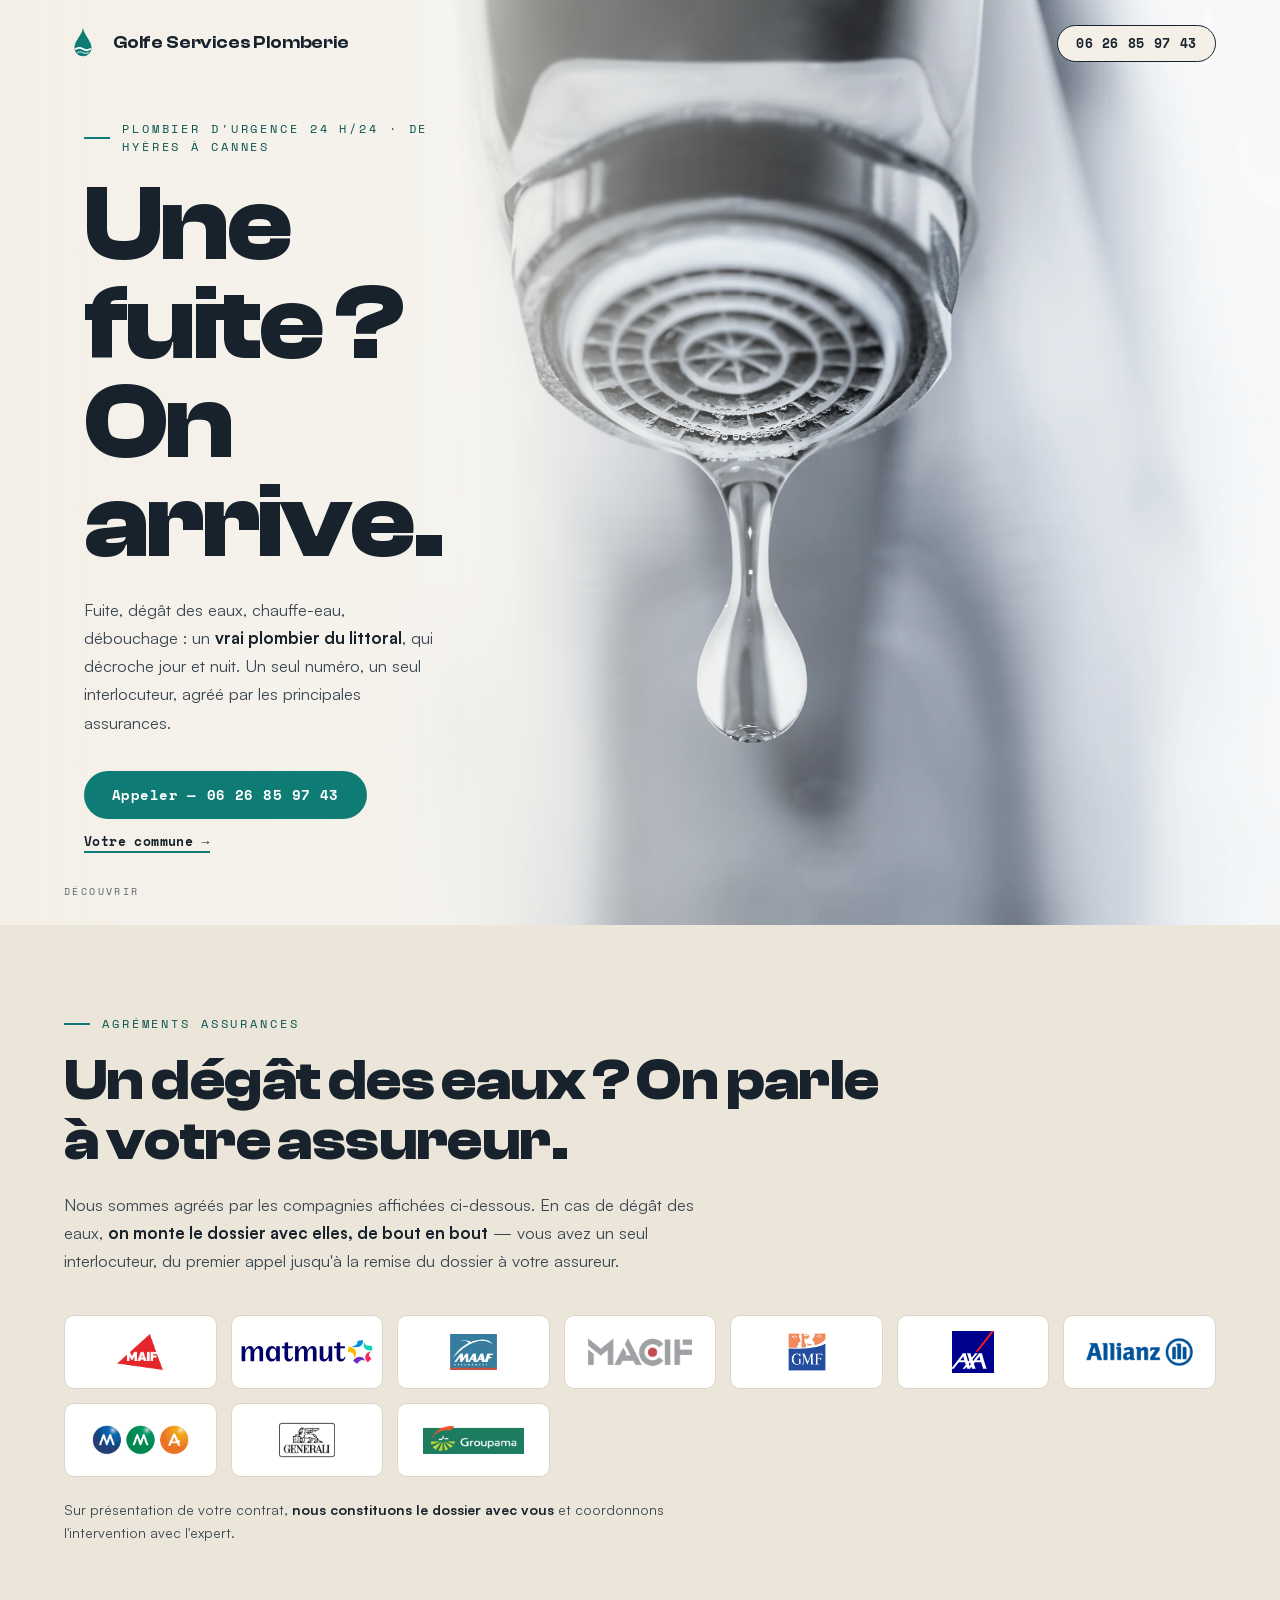
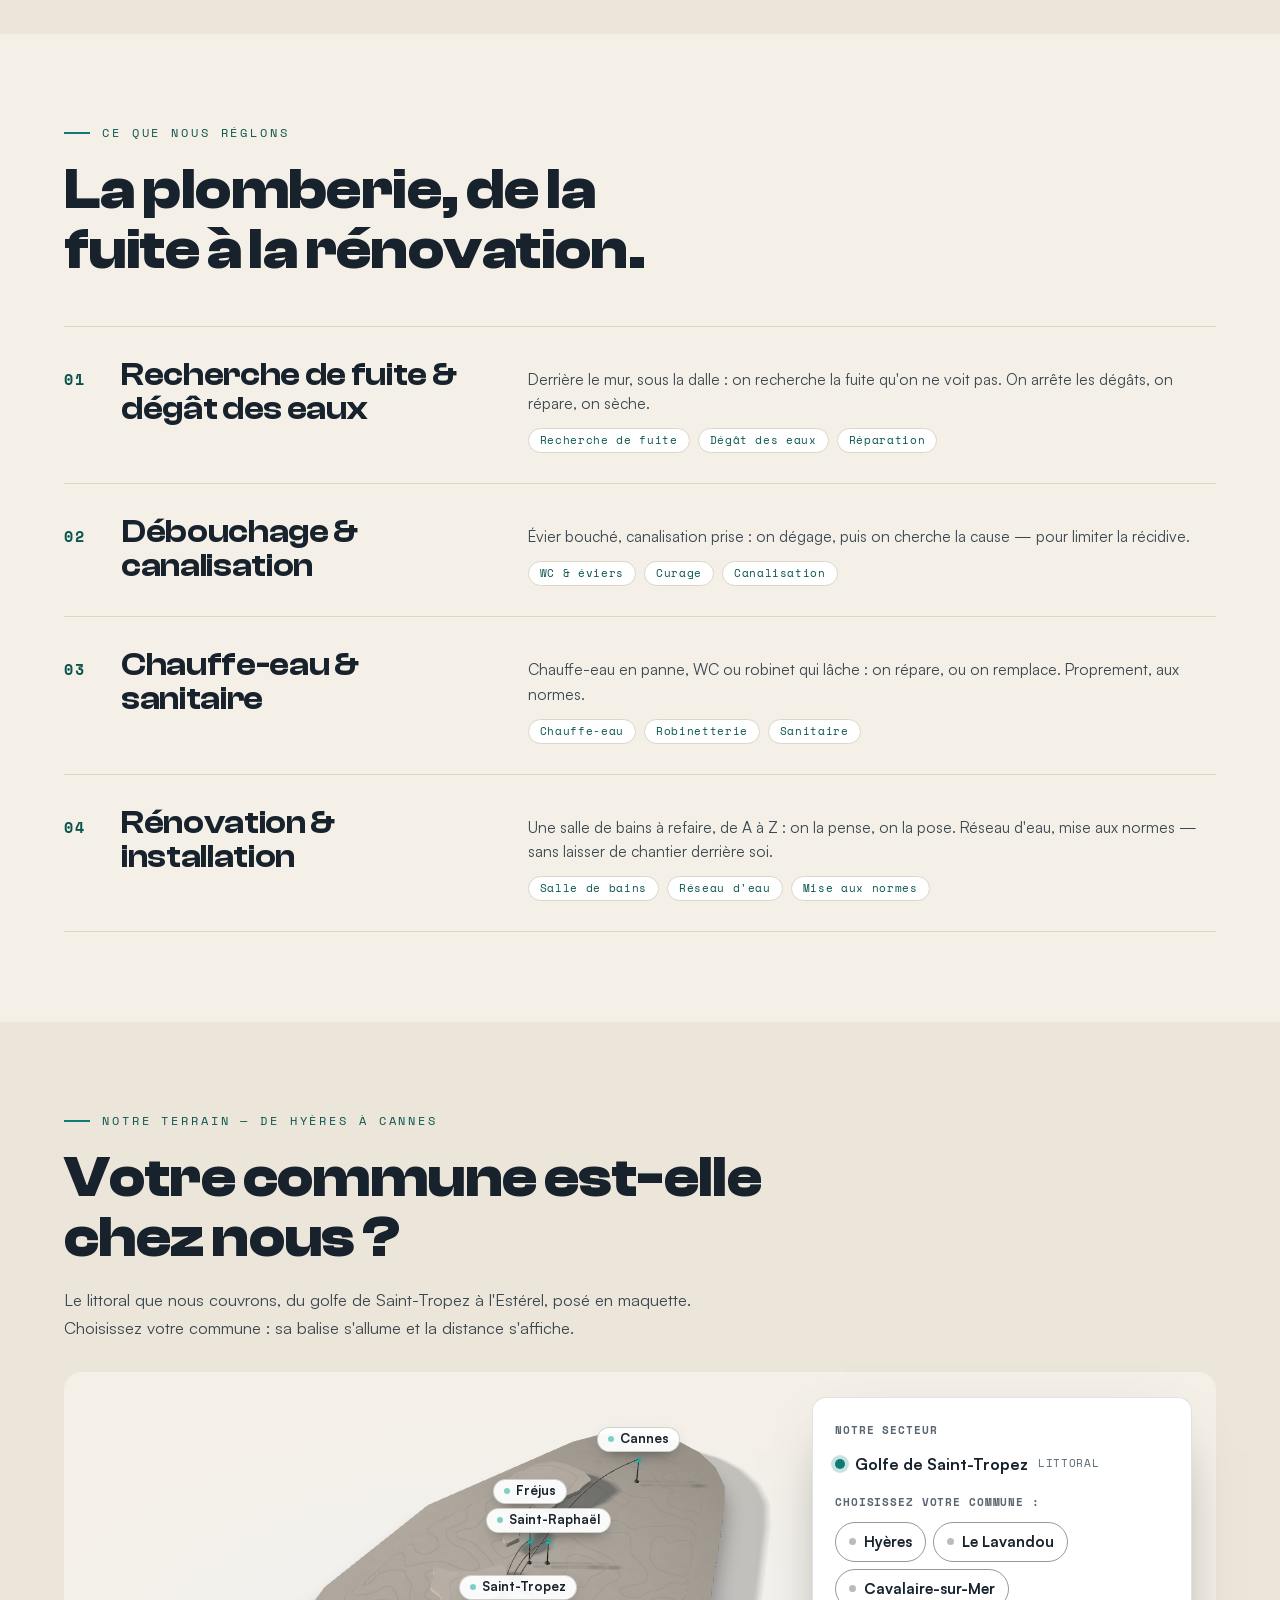
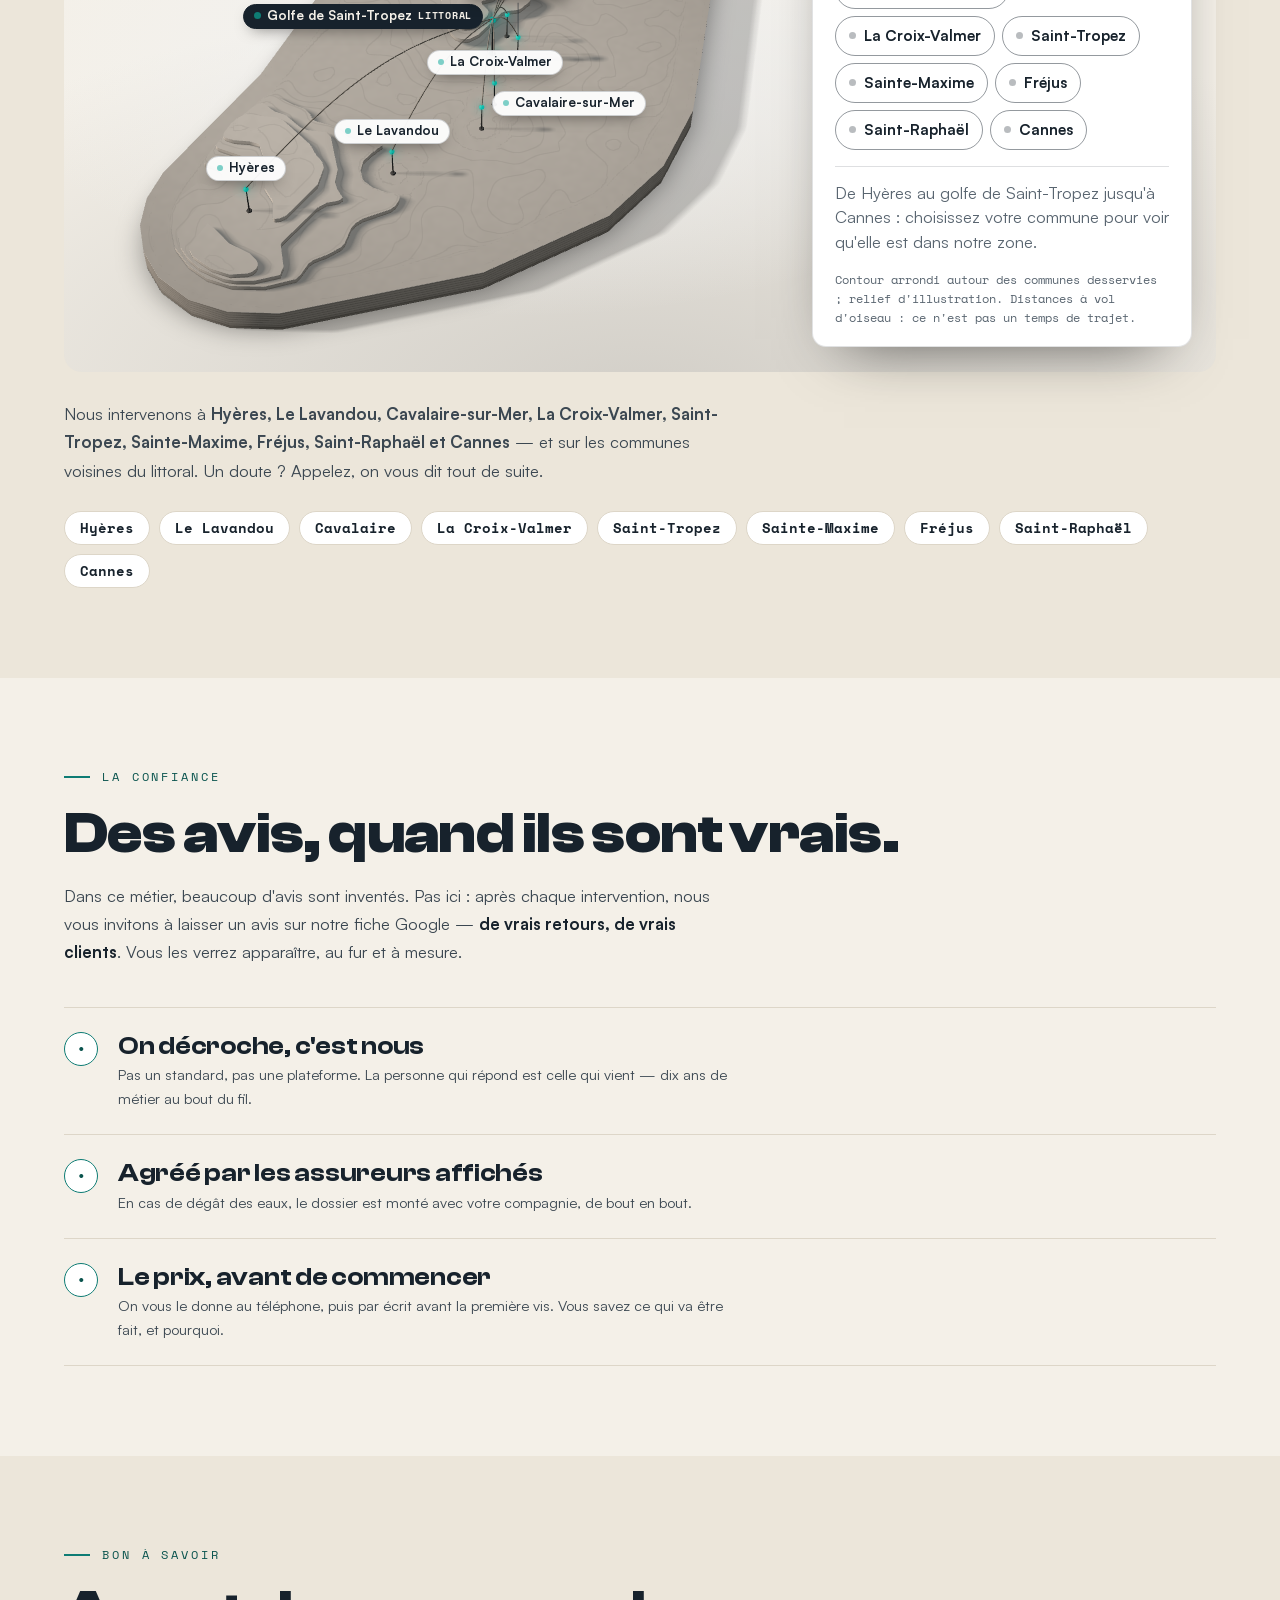
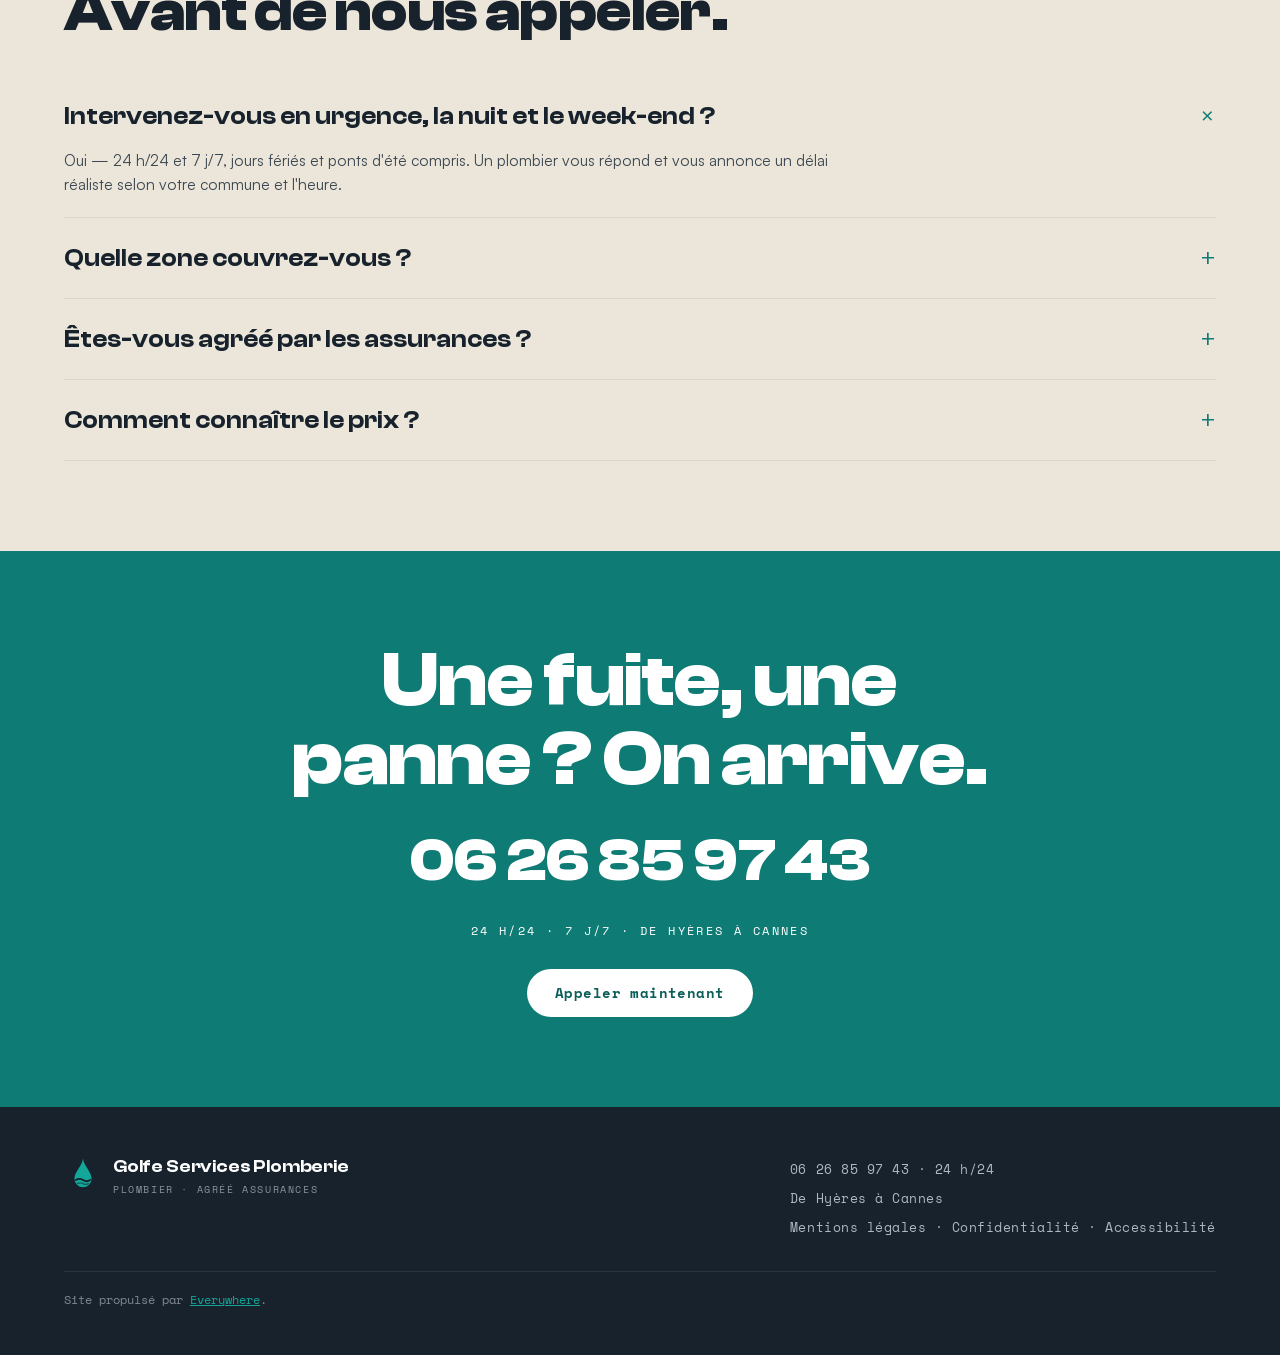
<file: index.html>
<!DOCTYPE html>
<html lang="fr">
<head>
<meta charset="UTF-8">
<meta name="viewport" content="width=device-width, initial-scale=1.0">
<meta name="robots" content="noindex, nofollow">
<title>Plombier 24h/24 Hyères à Cannes | Golfe Services Plomberie</title>
<meta name="description" content="Plombier d'urgence 24h/24 de Hyères à Cannes : recherche de fuite, dégât des eaux, débouchage, chauffe-eau, rénovation. Agréé assurances. 06 26 85 97 43.">
<link rel="canonical" href="https://golfe-services-plomberie.fr/">
<meta property="og:type" content="website">
<meta property="og:locale" content="fr_FR">
<meta property="og:site_name" content="Golfe Services Plomberie">
<meta property="og:title" content="Plombier d'urgence 24h/24, de Hyères à Cannes">
<meta property="og:description" content="Une fuite ? On arrive. Un vrai plombier du littoral, qui décroche jour et nuit. Agréé assurances. 06 26 85 97 43.">
<meta property="og:url" content="https://golfe-services-plomberie.fr/">
<meta property="og:image" content="https://golfe-services-plomberie.fr/img/og.jpg">
<meta property="og:image:type" content="image/jpeg">
<meta property="og:image:width" content="1200">
<meta property="og:image:height" content="630">
<meta property="og:image:alt" content="Golfe Services Plomberie — Une fuite ? On arrive. Plombier d'urgence 24h/24, de Hyères à Cannes.">
<meta name="twitter:card" content="summary_large_image">
<meta name="theme-color" content="#0e7c74">
<meta name="author" content="Everywhere">
<link rel="icon" href="favicon.svg" type="image/svg+xml">
<link rel="apple-touch-icon" href="favicon.svg">
<link rel="preload" as="image" href="img/robinet-goutte.webp" fetchpriority="high">
<link rel="preload" as="font" type="font/woff2" href="fonts/53RZKGODFYDW3QHTIL7IPOWTBCSUEZK7.woff2" crossorigin>
<link rel="preload" as="font" type="font/woff2" href="fonts/KFIAZD4RUMEZIYV6FQ3T3GP5PDBDB6JY.woff2" crossorigin>
<link rel="stylesheet" href="fonts/fontes.css">
<link rel="stylesheet" href="assets/couches/polices/polices.css">
<link rel="stylesheet" href="assets/couches/maquette-territoire/couche.css">
<script type="application/ld+json">
{"@context":"https://schema.org","@type":"Plumber","name":"Golfe Services Plomberie","description":"Plombier d'urgence 24h/24 sur le littoral, de Hyères à Cannes : recherche de fuite, dégât des eaux, débouchage, chauffe-eau et sanitaire, rénovation. Agréé par les compagnies d'assurance affichées.","url":"https://golfe-services-plomberie.fr/","telephone":"+33626859743","image":"https://golfe-services-plomberie.fr/img/og.jpg","logo":"https://golfe-services-plomberie.fr/img/logo.svg","address":{"@type":"PostalAddress","addressRegion":"Var","addressCountry":"FR"},"areaServed":["Hyères","Le Lavandou","Cavalaire-sur-Mer","La Croix-Valmer","Saint-Tropez","Sainte-Maxime","Fréjus","Saint-Raphaël","Cannes"],"knowsAbout":["Recherche de fuite","Dégât des eaux","Débouchage de canalisation","Chauffe-eau","Sanitaire","Rénovation de salle de bains"],"openingHoursSpecification":{"@type":"OpeningHoursSpecification","dayOfWeek":["Monday","Tuesday","Wednesday","Thursday","Friday","Saturday","Sunday"],"opens":"00:00","closes":"23:59"}}
</script>
<script type="application/ld+json">
{"@context":"https://schema.org","@type":"FAQPage","mainEntity":[
{"@type":"Question","name":"Intervenez-vous en urgence, la nuit et le week-end ?","acceptedAnswer":{"@type":"Answer","text":"Oui, 24h/24 et 7j/7, jours fériés et ponts d'été compris. Un plombier vous répond et vous annonce un délai réaliste selon votre commune et l'heure."}},
{"@type":"Question","name":"Quelle zone couvrez-vous ?","acceptedAnswer":{"@type":"Answer","text":"Tout le littoral, de Hyères au golfe de Saint-Tropez jusqu'à Cannes : Le Lavandou, Cavalaire, La Croix-Valmer, Saint-Tropez, Sainte-Maxime, Fréjus, Saint-Raphaël. Un doute sur votre commune ? Un appel et vous saurez."}},
{"@type":"Question","name":"Êtes-vous agréé par les assurances ?","acceptedAnswer":{"@type":"Answer","text":"Oui. En cas de dégât des eaux, nous recherchons la fuite, réparons, et traitons directement le dossier avec votre compagnie. Nous sommes agréés par les compagnies d'assurance affichées sur le site."}},
{"@type":"Question","name":"Comment connaître le prix ?","acceptedAnswer":{"@type":"Answer","text":"Nous en parlons de vive voix au téléphone, puis nous remettons un devis clair avant de commencer. Vous validez, ensuite nous intervenons."}}]}
</script>
<style>
:root{
  --paper:#f4f0e8;--paper2:#ece6da;--white:#ffffff;
  --ink:#17222c;--ink2:#3b4751;--soft:#5a6670;--line:#ddd6c8;
  --accent:#0e7c74;--accent-d:#0b5f58;--accent-ink:#0a544e;--accent2:#13a79a;
  --gut:clamp(22px,5vw,80px);
}
*{margin:0;padding:0;box-sizing:border-box}
html{scroll-behavior:smooth}
body{font-family:'Satoshi',system-ui,sans-serif;background:var(--paper);color:var(--ink2);line-height:1.6;-webkit-font-smoothing:antialiased;overflow-x:hidden}
img{display:block;max-width:100%}
a{color:inherit;text-decoration:none}
::selection{background:var(--accent);color:#fff}
:focus-visible{outline:2px solid var(--accent);outline-offset:3px;border-radius:2px}
#contenu:focus{outline:none}
.skip{position:absolute;left:-9999px;top:0;z-index:100;background:var(--ink);color:#fff;padding:12px 18px;border-radius:0 0 8px 0;font:700 13px/1 'Space Mono',monospace}
.skip:focus{left:0}
.wrap{width:min(1240px,100% - 2*var(--gut));margin-inline:auto}
h1,h2,h3,h4{font-family:'Clash Display',sans-serif;font-weight:600;color:var(--ink);letter-spacing:-.01em;line-height:1.03}
.eyebrow{font:400 12px/1.5 'Space Mono',monospace;letter-spacing:.24em;text-transform:uppercase;color:var(--accent-ink);display:flex;align-items:center;gap:12px}
.eyebrow::before{content:"";width:26px;height:2px;background:var(--accent);flex:none}
.lead{font-size:clamp(15px,1.3vw,18px);line-height:1.7;color:var(--ink2);max-width:60ch}
.lead b{color:var(--ink);font-weight:700}
section{padding:clamp(64px,10vh,128px) 0}
.alt{background:var(--paper2)}
.h2{font-weight:700;font-size:clamp(30px,4.6vw,58px)}
.btn{font:700 14px/1 'Space Mono',monospace;letter-spacing:.03em;background:var(--accent);color:#fff;padding:17px 28px;border-radius:40px;display:inline-flex;align-items:center;gap:10px;transition:transform .2s,background .25s;will-change:transform;text-align:center}
.btn .nb{white-space:nowrap}
.btn:hover{background:var(--accent-d)}
.link{font:700 13px/1 'Space Mono',monospace;letter-spacing:.03em;color:var(--ink);border-bottom:2px solid var(--accent);padding-bottom:3px}

/* nav + logo */
.nav{position:absolute;inset:0 0 auto 0;z-index:6;display:flex;align-items:center;justify-content:space-between;padding:24px var(--gut)}
.mk{display:flex;align-items:center;gap:11px}
.mk .dot{width:38px;height:38px;flex:none}
.mk .dot svg{width:100%;height:100%;display:block}
.mk b{font-family:'Clash Display',sans-serif;font-weight:600;font-size:18px;color:var(--ink);letter-spacing:-.01em}
.mk .sub{font:400 10px/1 'Space Mono',monospace;letter-spacing:.16em;text-transform:uppercase;color:var(--ink2);display:block;margin-top:4px}
.navtel{font:700 13px/1 'Space Mono',monospace;letter-spacing:.05em;color:var(--ink);background:var(--paper);border:1.5px solid var(--ink);padding:11px 18px;border-radius:40px;transition:.25s;white-space:nowrap}
.navtel:hover{background:var(--ink);color:#fff}

/* hero */
.hero{position:relative;min-height:100svh;overflow:hidden;display:flex}
.hero-img{position:absolute;inset:0;width:100%;height:100%;object-fit:cover;object-position:62% 46%;transform:scale(1.06);animation:kb 18s ease-out both}
@keyframes kb{to{transform:scale(1)}}
.hero-scrim{position:absolute;inset:0;background:linear-gradient(90deg,rgba(244,240,232,.96) 0%,rgba(244,240,232,.84) 28%,rgba(244,240,232,.32) 52%,rgba(244,240,232,0) 70%)}
.hero-in{position:relative;z-index:2;width:min(1240px,100%);margin-inline:auto;padding:120px var(--gut) 72px;display:flex;flex-direction:column;justify-content:center}
.hero-in .in{max-width:32ch}
.hero h1{font-weight:700;font-size:clamp(48px,8.4vw,112px);line-height:.92;letter-spacing:-.025em;margin:20px 0 0}
.hero-in .sub{margin-top:24px}
.hero .cta{display:flex;flex-wrap:wrap;align-items:center;gap:16px 24px;margin-top:34px}
.cue{position:absolute;left:var(--gut);bottom:28px;z-index:2;font:400 10px/1 'Space Mono',monospace;letter-spacing:.24em;text-transform:uppercase;color:var(--soft)}
/* voile de lisibilité sous le texte héros aux largeurs tablette/portable (contraste AA) */
@media(max-width:1100px){
  .hero-in .in{position:relative;isolation:isolate}
  .hero-in .in::before{content:"";position:absolute;z-index:-1;inset:-20px -22px;border-radius:18px;background:rgba(244,240,232,.9)}
}

/* agréments */
.assur-grid{margin-top:40px;display:grid;grid-template-columns:repeat(auto-fill,minmax(150px,1fr));gap:14px;list-style:none}
.plaque{display:flex;align-items:center;justify-content:center;min-height:74px;padding:14px;background:var(--white);border:1px solid var(--line);border-radius:10px;transition:.25s}
.plaque:hover{border-color:var(--accent);transform:translateY(-2px);box-shadow:0 8px 22px rgba(14,124,116,.08)}
.plaque img{max-width:132px;max-height:42px;width:auto;height:auto}
.assur-note{margin-top:22px;font-size:14px;color:var(--ink2);max-width:62ch}
.assur-note b{color:var(--ink);font-weight:700}

/* métiers */
.trades{margin-top:46px;border-top:1px solid var(--line)}
.trade{display:grid;grid-template-columns:auto 1fr;gap:10px 20px;padding:30px 0;border-bottom:1px solid var(--line);align-items:baseline}
.trade>div{grid-column:1/-1}
.trade .no{font-family:'Space Mono',monospace;font-size:15px;font-weight:700;color:var(--accent-ink);letter-spacing:.1em}
.trade h3{font-weight:600;font-size:clamp(23px,2.6vw,34px)}
.trade p{font-size:15.5px;color:var(--ink2);max-width:62ch;margin-top:6px}
.trade .tag{margin-top:12px;display:flex;flex-wrap:wrap;gap:8px}
.trade .tag span{font:400 11px/1 'Space Mono',monospace;letter-spacing:.06em;color:var(--accent-ink);border:1px solid var(--line);background:var(--white);padding:6px 11px;border-radius:40px}
@media(min-width:760px){.trade{grid-template-columns:auto .7fr 1.3fr;gap:16px 36px}.trade>div{grid-column:auto}}

/* zone (maquette) : la couche hérite des polices du site */
.zone .c-maquette-territoire{margin-top:30px;--police-titre:'Clash Display',sans-serif;--police-texte:'Satoshi',system-ui,sans-serif}

/* rangées confiance */
.rows{margin-top:40px;display:grid;gap:0}
.row{display:grid;grid-template-columns:auto 1fr;gap:20px;padding:24px 0;border-top:1px solid var(--line);align-items:baseline}
.row:last-child{border-bottom:1px solid var(--line)}
.row .k{width:34px;height:34px;border-radius:50%;background:var(--white);border:1.5px solid var(--accent);color:var(--accent-ink);display:grid;place-items:center;font:700 14px/1 'Space Mono',monospace;flex:none}
.row h3{font-weight:600;font-size:clamp(19px,2.1vw,26px)}
.row p{font-size:14.5px;color:var(--ink2);margin-top:4px;max-width:62ch}

/* communes (zone desservie, en texte) */
.communes{margin-top:26px;display:flex;flex-wrap:wrap;gap:9px;list-style:none}
.communes li{font:700 14px/1 'Space Mono',monospace;color:var(--ink);background:var(--white);border:1px solid var(--line);padding:9px 15px;border-radius:40px}

/* faq */
.faq{margin-top:34px}
.faq details{border-bottom:1px solid var(--line);padding:20px 0}
.faq summary{list-style:none;cursor:pointer;display:flex;justify-content:space-between;gap:18px;align-items:baseline;font-family:'Clash Display',sans-serif;font-weight:600;font-size:clamp(18px,2.1vw,25px);color:var(--ink)}
.faq summary::-webkit-details-marker{display:none}
.faq summary .s{font:400 24px/1 'Satoshi',sans-serif;color:var(--accent);transition:transform .3s;flex:none}
.faq details[open] summary .s{transform:rotate(45deg)}
.faq p{margin-top:12px;font-size:15.5px;color:var(--ink2);max-width:72ch}

/* final */
.final{background:var(--accent);color:#fff;text-align:center}
.final :focus-visible{outline-color:#fff}
.final h2{color:#fff;font-weight:700;font-size:clamp(34px,6vw,80px);text-wrap:balance}
.final .num{display:inline-block;font-family:'Clash Display',sans-serif;font-weight:700;font-size:clamp(30px,5vw,60px);margin-top:14px;letter-spacing:.01em}
.final .sub{margin-top:12px;font:400 12px/1.6 'Space Mono',monospace;letter-spacing:.2em;text-transform:uppercase;color:#fff}
.final .btn{margin-top:28px;background:#fff;color:var(--accent-d)}
.final .btn:hover{background:var(--ink);color:#fff}

/* footer */
.foot{background:var(--ink);color:#aeb8c0;padding:46px var(--gut)}
.foot .top{display:flex;flex-wrap:wrap;justify-content:space-between;gap:24px;align-items:flex-start}
.foot .mk b{color:#fff}.foot .mk .sub{color:#8a95a0}
.foot .col{font:400 13px/2 'Space Mono',monospace;letter-spacing:.04em}
.foot .col a{display:inline-block;padding-block:3px}
.foot .col a:hover{color:#fff}
.foot .ews{margin-top:28px;padding-top:18px;border-top:1px solid #2a343e;font:400 12px/1.6 'Space Mono',monospace;color:#7e8993}
.foot .ews a{color:var(--accent2);text-decoration:underline}
.vh{position:absolute;width:1px;height:1px;padding:0;margin:-1px;overflow:hidden;clip:rect(0,0,0,0);white-space:nowrap;border:0}

@media(max-width:760px){
  .hero-img{object-position:66% 38%}
  .hero-scrim{background:linear-gradient(180deg,rgba(244,240,232,.9),rgba(244,240,232,.5) 46%,rgba(244,240,232,.9))}
  .cue{display:none}
  .nav{padding:16px var(--gut)}
  .mk{gap:9px}
  .mk .dot{width:34px;height:34px}
  .mk b{font-size:15px;line-height:1.1}
  .navtel{padding:0 14px;font-size:12.5px;min-height:44px;display:inline-flex;align-items:center}
  .hero-in{justify-content:flex-end;padding-bottom:40px}
}
@media(prefers-reduced-motion:reduce){*{animation:none!important;transition:none!important}.hero-img{transform:scale(1)}html{scroll-behavior:auto}}
</style>
</head>
<body>
<a class="skip" href="#contenu">Aller au contenu</a>

<header class="hero">
  <img class="hero-img" src="img/robinet-goutte.webp" alt="" width="2400" height="1588" fetchpriority="high">
  <div class="hero-scrim"></div>
  <nav class="nav" aria-label="Principale">
    <a class="mk" href="#" aria-label="Golfe Services Plomberie, accueil">
      <span class="dot" aria-hidden="true"><svg viewBox="0 0 40 40" fill="none"><path d="M20 4 C21.3 12.5 29 17.5 29 25 a9 9 0 1 1 -18 0 C11 17.5 18.7 12.5 20 4 Z" fill="#0e7c74"/><path d="M12.5 26.4 Q16.2 23.9 20 26.4 T27.5 26.4" stroke="#fff" stroke-width="2" stroke-linecap="round" fill="none"/><path d="M14.3 30.1 Q17.2 28.5 20 30.1 T25.7 30.1" stroke="#fff" stroke-width="1.3" stroke-linecap="round" fill="none" opacity=".6"/></svg></span>
      <b>Golfe Services Plomberie</b>
    </a>
    <a class="navtel" href="tel:+33626859743">06 26 85 97 43</a>
  </nav>
  <div class="hero-in" id="contenu" tabindex="-1">
    <div class="in">
      <p class="eyebrow">Plombier d'urgence 24 h/24 · de Hyères à Cannes</p>
      <h1>Une fuite&nbsp;?<br>On arrive.</h1>
      <p class="sub lead">Fuite, dégât des eaux, chauffe-eau, débouchage : un <b>vrai plombier du littoral</b>, qui décroche jour et nuit. Un seul numéro, un seul interlocuteur, agréé par les principales assurances.</p>
      <div class="cta">
        <a class="btn" id="appel" href="tel:+33626859743">Appeler — <span class="nb">06 26 85 97 43</span></a>
        <a class="link" href="#zone">Votre commune →</a>
      </div>
    </div>
  </div>
  <span class="cue" aria-hidden="true">Découvrir</span>
</header>

<main id="main">

<!-- AGRÉMENTS — Logos affichés sur VALIDATION HUMAINE de Flavien (preuves présentées par Anthony le 26/09/2026).
     Everywhere n'a pas inspecté les pièces ; affichage sous la responsabilité du client.
     NE PAS ajouter de logo sans justificatif écrit. Le script de déploiement retire ce commentaire. -->
<section class="alt" aria-labelledby="t-assur">
  <div class="wrap">
    <p class="eyebrow">Agréments assurances</p>
    <h2 id="t-assur" class="h2" style="margin-top:18px;max-width:20ch">Un dégât des eaux&nbsp;? On parle à votre assureur.</h2>
    <p class="lead" style="margin-top:20px">Nous sommes agréés par les compagnies affichées ci-dessous. En cas de dégât des eaux, <b>on monte le dossier avec elles, de bout en bout</b> — vous avez un seul interlocuteur, du premier appel jusqu'à la remise du dossier à votre assureur.</p>
    <ul class="assur-grid" aria-label="Compagnies d'assurance dont nous sommes agréés">
      <li class="plaque"><img src="img/assurances/maif.png" alt="MAIF" loading="lazy"></li>
      <li class="plaque"><img src="img/assurances/matmut.svg" alt="Matmut" loading="lazy"></li>
      <li class="plaque"><img src="img/assurances/maaf.png" alt="MAAF" loading="lazy"></li>
      <li class="plaque"><img src="img/assurances/macif.png" alt="MACIF" loading="lazy"></li>
      <li class="plaque"><img src="img/assurances/gmf.png" alt="GMF" loading="lazy"></li>
      <li class="plaque"><img src="img/assurances/axa.svg" alt="AXA" loading="lazy"></li>
      <li class="plaque"><img src="img/assurances/allianz.png" alt="Allianz" loading="lazy"></li>
      <li class="plaque"><img src="img/assurances/mma.png" alt="MMA" loading="lazy"></li>
      <li class="plaque"><img src="img/assurances/generali.png" alt="Generali" loading="lazy"></li>
      <li class="plaque"><img src="img/assurances/groupama.png" alt="Groupama" loading="lazy"></li>
    </ul>
    <p class="assur-note">Sur présentation de votre contrat, <b>nous constituons le dossier avec vous</b> et coordonnons l'intervention avec l'expert.</p>
  </div>
</section>

<!-- MÉTIERS -->
<section aria-labelledby="t-metiers">
  <div class="wrap">
    <p class="eyebrow">Ce que nous réglons</p>
    <h2 id="t-metiers" class="h2" style="margin-top:18px;max-width:16ch">La plomberie, de la fuite à la rénovation.</h2>
    <div class="trades">
      <div class="trade"><span class="no">01</span><h3>Recherche de fuite &amp; dégât des eaux</h3><div><p>Derrière le mur, sous la dalle : on recherche la fuite qu'on ne voit pas. On arrête les dégâts, on répare, on sèche.</p><div class="tag"><span>Recherche de fuite</span><span>Dégât des eaux</span><span>Réparation</span></div></div></div>
      <div class="trade"><span class="no">02</span><h3>Débouchage &amp; canalisation</h3><div><p>Évier bouché, canalisation prise : on dégage, puis on cherche la cause — pour limiter la récidive.</p><div class="tag"><span>WC &amp; éviers</span><span>Curage</span><span>Canalisation</span></div></div></div>
      <div class="trade"><span class="no">03</span><h3>Chauffe-eau &amp; sanitaire</h3><div><p>Chauffe-eau en panne, WC ou robinet qui lâche : on répare, ou on remplace. Proprement, aux normes.</p><div class="tag"><span>Chauffe-eau</span><span>Robinetterie</span><span>Sanitaire</span></div></div></div>
      <div class="trade"><span class="no">04</span><h3>Rénovation &amp; installation</h3><div><p>Une salle de bains à refaire, de A à Z : on la pense, on la pose. Réseau d'eau, mise aux normes — sans laisser de chantier derrière soi.</p><div class="tag"><span>Salle de bains</span><span>Réseau d'eau</span><span>Mise aux normes</span></div></div></div>
    </div>
  </div>
</section>

<!-- ZONE : maquette du littoral -->
<section id="zone" class="alt zone" aria-labelledby="t-zone">
  <div class="wrap">
    <p class="eyebrow">Notre terrain — de Hyères à Cannes</p>
    <h2 id="t-zone" class="h2" style="margin-top:18px;max-width:18ch">Votre commune est-elle chez nous&nbsp;?</h2>
    <p class="lead" style="margin-top:18px">Le littoral que nous couvrons, du golfe de Saint-Tropez à l'Estérel, posé en maquette. Choisissez votre commune : sa balise s'allume et la distance s'affiche.</p>
    <div class="c-maquette-territoire" data-echelle="secteur" data-matiere="carton" data-relief="bruit"
             data-modele="{lieu} : à {km} {base} à vol d'oiseau — bien dans notre secteur.">
      <div class="mt-cadre">
        <div class="mt-scene" aria-hidden="true"><div class="mt-repli"></div><canvas class="mt-toile"></canvas><div class="mt-etiquettes"></div></div>
        <div class="mt-panneau">
          <p class="mt-legende" id="mt-bases-golfe">Notre secteur</p>
          <ul class="mt-bases" role="list" aria-labelledby="mt-bases-golfe">
            <li class="mt-base" data-base data-lat="43.2850" data-lon="6.6000" data-dit="du golfe de Saint-Tropez"><span class="mt-base-nom">Golfe de Saint-Tropez</span> <span class="mt-base-role">littoral</span></li>
          </ul>
          <p class="mt-legende" id="mt-communes-golfe">Choisissez votre commune&nbsp;:</p>
          <ul class="mt-liste" role="list" aria-labelledby="mt-communes-golfe">
            <li><button class="mt-lieu" type="button" aria-pressed="false" data-lat="43.1205" data-lon="6.1286">Hyères</button></li>
            <li><button class="mt-lieu" type="button" aria-pressed="false" data-lat="43.1372" data-lon="6.3669">Le Lavandou</button></li>
            <li><button class="mt-lieu" type="button" aria-pressed="false" data-lat="43.1736" data-lon="6.5325">Cavalaire-sur-Mer</button></li>
            <li><button class="mt-lieu" type="button" aria-pressed="false" data-lat="43.2070" data-lon="6.5692">La Croix-Valmer</button></li>
            <li><button class="mt-lieu" type="button" aria-pressed="false" data-lat="43.2727" data-lon="6.6407">Saint-Tropez</button></li>
            <li><button class="mt-lieu" type="button" aria-pressed="false" data-lat="43.3090" data-lon="6.6375">Sainte-Maxime</button></li>
            <li><button class="mt-lieu" type="button" aria-pressed="false" data-lat="43.4332" data-lon="6.7370">Fréjus</button></li>
            <li><button class="mt-lieu" type="button" aria-pressed="false" data-lat="43.4253" data-lon="6.7684">Saint-Raphaël</button></li>
            <li><button class="mt-lieu" type="button" aria-pressed="false" data-lat="43.5513" data-lon="7.0128">Cannes</button></li>
          </ul>
          <p class="mt-phrase">De Hyères au golfe de Saint-Tropez jusqu'à Cannes : choisissez votre commune pour voir qu'elle est dans notre zone.</p>
          <p class="mt-annonce" aria-live="polite"></p>
          <p class="mt-note">Contour arrondi autour des communes desservies ; relief d'illustration. Distances à vol d'oiseau : ce n'est pas un temps de trajet.</p>
        </div>
      </div>
    </div>
    <p class="lead" style="margin-top:28px">Nous intervenons à <strong>Hyères, Le Lavandou, Cavalaire-sur-Mer, La Croix-Valmer, Saint-Tropez, Sainte-Maxime, Fréjus, Saint-Raphaël et Cannes</strong> — et sur les communes voisines du littoral. Un doute ? Appelez, on vous dit tout de suite.</p>
    <ul class="communes" aria-label="Communes desservies">
      <li>Hyères</li><li>Le Lavandou</li><li>Cavalaire</li><li>La Croix-Valmer</li><li>Saint-Tropez</li><li>Sainte-Maxime</li><li>Fréjus</li><li>Saint-Raphaël</li><li>Cannes</li>
    </ul>
  </div>
</section>

<!-- CONFIANCE -->
<section aria-labelledby="t-conf">
  <div class="wrap">
    <p class="eyebrow">La confiance</p>
    <h2 id="t-conf" class="h2" style="margin-top:18px;max-width:20ch">Des avis, quand ils sont vrais.</h2>
    <p class="lead" style="margin-top:18px">Dans ce métier, beaucoup d'avis sont inventés. Pas ici : après chaque intervention, nous vous invitons à laisser un avis sur notre fiche Google — <b>de vrais retours, de vrais clients</b>. Vous les verrez apparaître, au fur et à mesure.</p>
    <div class="rows">
      <div class="row"><span class="k" aria-hidden="true">•</span><div><h3>On décroche, c'est nous</h3><p>Pas un standard, pas une plateforme. La personne qui répond est celle qui vient — dix ans de métier au bout du fil.</p></div></div>
      <div class="row"><span class="k" aria-hidden="true">•</span><div><h3>Agréé par les assureurs affichés</h3><p>En cas de dégât des eaux, le dossier est monté avec votre compagnie, de bout en bout.</p></div></div>
      <div class="row"><span class="k" aria-hidden="true">•</span><div><h3>Le prix, avant de commencer</h3><p>On vous le donne au téléphone, puis par écrit avant la première vis. Vous savez ce qui va être fait, et pourquoi.</p></div></div>
    </div>
  </div>
</section>

<!-- FAQ -->
<section class="alt" aria-labelledby="t-faq">
  <div class="wrap">
    <p class="eyebrow">Bon à savoir</p>
    <h2 id="t-faq" class="h2" style="margin-top:18px">Avant de nous appeler.</h2>
    <div class="faq">
      <details open><summary>Intervenez-vous en urgence, la nuit et le week-end&nbsp;?<span class="s" aria-hidden="true">+</span></summary><p>Oui — 24 h/24 et 7 j/7, jours fériés et ponts d'été compris. Un plombier vous répond et vous annonce un délai réaliste selon votre commune et l'heure.</p></details>
      <details><summary>Quelle zone couvrez-vous&nbsp;?<span class="s" aria-hidden="true">+</span></summary><p>Tout le littoral, de Hyères au golfe de Saint-Tropez jusqu'à Cannes : Le Lavandou, Cavalaire, La Croix-Valmer, Saint-Tropez, Sainte-Maxime, Fréjus, Saint-Raphaël. Un doute sur votre commune ? Un appel et vous saurez.</p></details>
      <details><summary>Êtes-vous agréé par les assurances&nbsp;?<span class="s" aria-hidden="true">+</span></summary><p>Oui. En cas de dégât des eaux, nous recherchons la fuite, réparons, et traitons directement le dossier avec votre compagnie. Nous sommes agréés par les compagnies d'assurance affichées sur le site.</p></details>
      <details><summary>Comment connaître le prix&nbsp;?<span class="s" aria-hidden="true">+</span></summary><p>Nous en parlons de vive voix au téléphone, puis nous remettons un devis clair avant de commencer. Vous validez, ensuite nous intervenons.</p></details>
    </div>
  </div>
</section>

<!-- FINAL -->
<section class="final" aria-labelledby="t-final">
  <div class="wrap">
    <h2 id="t-final">Une fuite, une panne&nbsp;? On arrive.</h2>
    <a class="num" href="tel:+33626859743">06 26 85 97 43</a>
    <p class="sub">24 h/24 · 7 j/7 · de Hyères à Cannes</p>
    <a class="btn" href="tel:+33626859743">Appeler maintenant</a>
  </div>
</section>
</main>

<footer class="foot">
  <div class="top">
    <a class="mk" href="#" aria-label="Golfe Services Plomberie, accueil"><span class="dot" aria-hidden="true"><svg viewBox="0 0 40 40" fill="none"><path d="M20 4 C21.3 12.5 29 17.5 29 25 a9 9 0 1 1 -18 0 C11 17.5 18.7 12.5 20 4 Z" fill="#13a79a"/><path d="M12.5 26.4 Q16.2 23.9 20 26.4 T27.5 26.4" stroke="#17222c" stroke-width="2" stroke-linecap="round" fill="none"/><path d="M14.3 30.1 Q17.2 28.5 20 30.1 T25.7 30.1" stroke="#17222c" stroke-width="1.3" stroke-linecap="round" fill="none" opacity=".55"/></svg></span><span><b>Golfe Services Plomberie</b><span class="sub">Plombier · Agréé assurances</span></span></a>
    <div class="col">
      <div><a href="tel:+33626859743">06 26 85 97 43</a> · 24 h/24</div>
      <div>De Hyères à Cannes</div>
      <div><a href="mentions-legales.html">Mentions légales</a> · <a href="confidentialite.html">Confidentialité</a> · <a href="accessibilite.html">Accessibilité</a></div>
    </div>
  </div>
  <p class="ews">Site propulsé par <a href="https://everywhe.re" target="_blank" rel="noopener">Everywhere<span class="vh"> (nouvel onglet)</span></a>.</p>
</footer>

<script src="js/app.js" defer></script>
<script type="module" src="assets/couches/maquette-territoire/couche.js"></script>
</body>
</html>
</file>
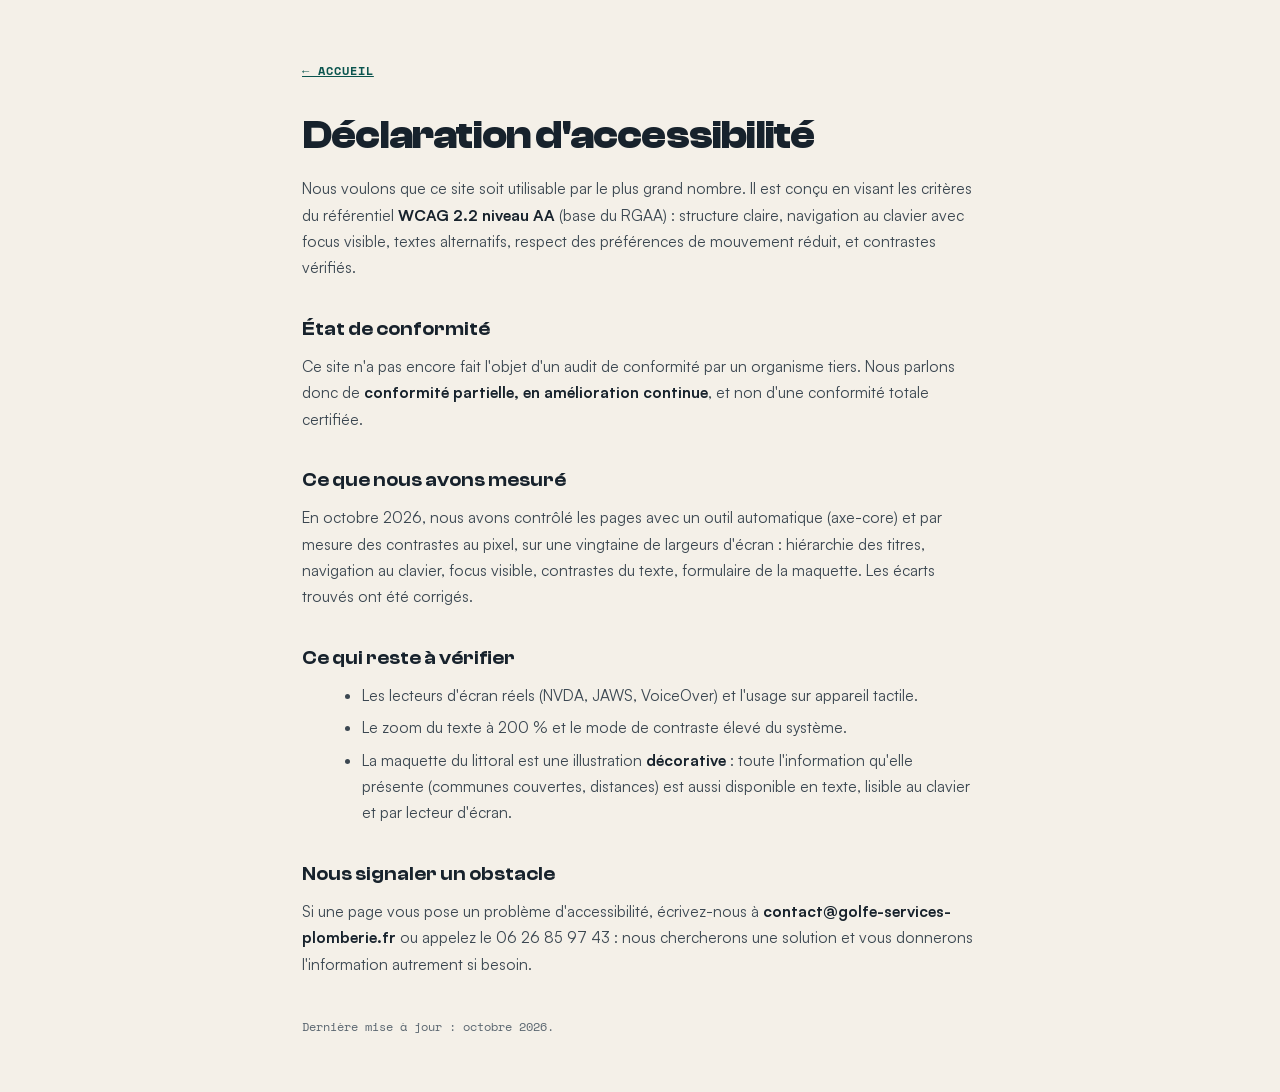
<file: accessibilite.html>
<!DOCTYPE html>
<html lang="fr">
<head>
<meta charset="UTF-8">
<meta name="viewport" content="width=device-width, initial-scale=1.0">
<meta name="robots" content="noindex, nofollow">
<title>Accessibilité — Golfe Services Plomberie</title>
<link rel="icon" href="favicon.svg" type="image/svg+xml">
<link rel="stylesheet" href="fonts/fontes.css">
<link rel="stylesheet" href="assets/couches/polices/polices.css">
<style>
  :root{--paper:#f4f0e8;--ink:#17222c;--ink2:#3b4751;--soft:#5a6670;--accent:#0a544e}
  *{margin:0;box-sizing:border-box}
  body{font-family:'Satoshi',system-ui,sans-serif;background:var(--paper);color:var(--ink2);line-height:1.7;padding:56px 22px;max-width:720px;margin:0 auto}
  a{color:var(--accent)}
  .back{font:700 12px/1 'Space Mono',monospace;letter-spacing:.08em;text-transform:uppercase;color:var(--accent)}
  h1{font-family:'Clash Display',sans-serif;font-weight:700;font-size:clamp(28px,5vw,40px);color:var(--ink);margin:18px 0 6px;letter-spacing:-.02em}
  h2{font-family:'Clash Display',sans-serif;font-weight:600;font-size:19px;color:var(--ink);margin-top:32px;margin-bottom:8px}
  p{margin-bottom:12px;font-size:15.5px}
  ul{margin:0 0 12px 20px}li{margin-bottom:6px;font-size:15.5px}
  strong{color:var(--ink)}
  small{display:block;margin-top:40px;color:var(--soft);font:400 12px/1.6 'Space Mono',monospace}
</style>
</head>
<body>
<main>
<a class="back" href="/">← Accueil</a>
<h1>Déclaration d'accessibilité</h1>

<p>Nous voulons que ce site soit utilisable par le plus grand nombre. Il est conçu en visant les critères du référentiel <strong>WCAG 2.2 niveau AA</strong> (base du RGAA) : structure claire, navigation au clavier avec focus visible, textes alternatifs, respect des préférences de mouvement réduit, et contrastes vérifiés.</p>

<h2>État de conformité</h2>
<p>Ce site n'a pas encore fait l'objet d'un audit de conformité par un organisme tiers. Nous parlons donc de <strong>conformité partielle, en amélioration continue</strong>, et non d'une conformité totale certifiée.</p>

<h2>Ce que nous avons mesuré</h2>
<p>En octobre 2026, nous avons contrôlé les pages avec un outil automatique (axe-core) et par mesure des contrastes au pixel, sur une vingtaine de largeurs d'écran : hiérarchie des titres, navigation au clavier, focus visible, contrastes du texte, formulaire de la maquette. Les écarts trouvés ont été corrigés.</p>

<h2>Ce qui reste à vérifier</h2>
<ul>
  <li>Les lecteurs d'écran réels (NVDA, JAWS, VoiceOver) et l'usage sur appareil tactile.</li>
  <li>Le zoom du texte à 200 % et le mode de contraste élevé du système.</li>
  <li>La maquette du littoral est une illustration <strong>décorative</strong> : toute l'information qu'elle présente (communes couvertes, distances) est aussi disponible en texte, lisible au clavier et par lecteur d'écran.</li>
</ul>

<h2>Nous signaler un obstacle</h2>
<p>Si une page vous pose un problème d'accessibilité, écrivez-nous à <strong>contact@golfe-services-plomberie.fr</strong> ou appelez le 06 26 85 97 43 : nous chercherons une solution et vous donnerons l'information autrement si besoin.</p>

<small>Dernière mise à jour : octobre 2026.</small>
</main>
</body>
</html>
</file>
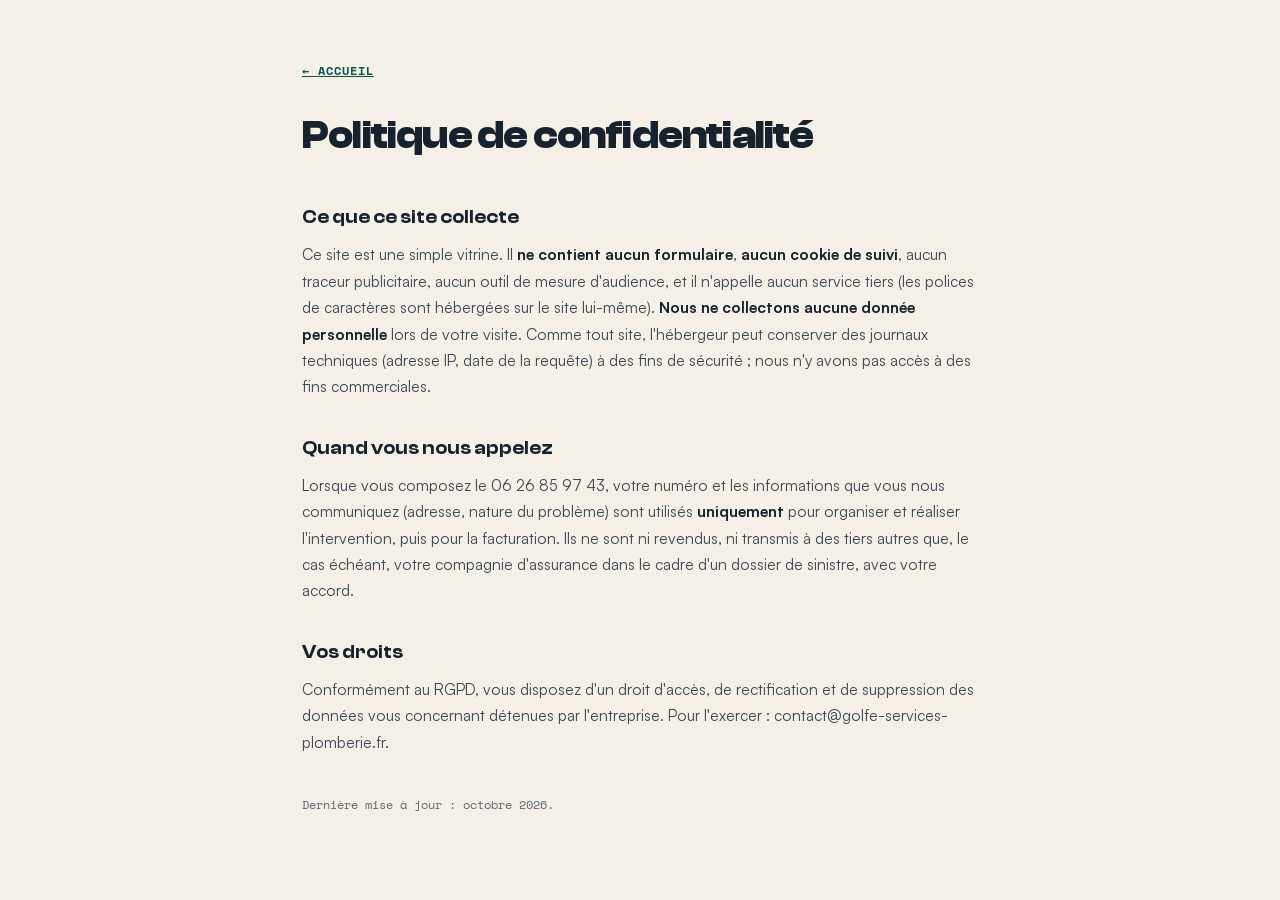
<file: confidentialite.html>
<!DOCTYPE html>
<html lang="fr">
<head>
<meta charset="UTF-8">
<meta name="viewport" content="width=device-width, initial-scale=1.0">
<meta name="robots" content="noindex, nofollow">
<title>Confidentialité — Golfe Services Plomberie</title>
<link rel="icon" href="favicon.svg" type="image/svg+xml">
<link rel="stylesheet" href="fonts/fontes.css">
<link rel="stylesheet" href="assets/couches/polices/polices.css">
<style>
  :root{--paper:#f4f0e8;--ink:#17222c;--ink2:#3b4751;--soft:#5a6670;--accent:#0a544e}
  *{margin:0;box-sizing:border-box}
  body{font-family:'Satoshi',system-ui,sans-serif;background:var(--paper);color:var(--ink2);line-height:1.7;padding:56px 22px;max-width:720px;margin:0 auto}
  a{color:var(--accent)}
  .back{font:700 12px/1 'Space Mono',monospace;letter-spacing:.08em;text-transform:uppercase;color:var(--accent)}
  h1{font-family:'Clash Display',sans-serif;font-weight:700;font-size:clamp(28px,5vw,40px);color:var(--ink);margin:18px 0 6px;letter-spacing:-.02em}
  h2{font-family:'Clash Display',sans-serif;font-weight:600;font-size:19px;color:var(--ink);margin-top:32px;margin-bottom:8px}
  p{margin-bottom:12px;font-size:15.5px}
  strong{color:var(--ink)}
  small{display:block;margin-top:40px;color:var(--soft);font:400 12px/1.6 'Space Mono',monospace}
</style>
</head>
<body>
<main>
<a class="back" href="/">← Accueil</a>
<h1>Politique de confidentialité</h1>

<h2>Ce que ce site collecte</h2>
<p>Ce site est une simple vitrine. Il <strong>ne contient aucun formulaire</strong>, <strong>aucun cookie de suivi</strong>, aucun traceur publicitaire, aucun outil de mesure d'audience, et il n'appelle aucun service tiers (les polices de caractères sont hébergées sur le site lui-même). <strong>Nous ne collectons aucune donnée personnelle</strong> lors de votre visite. Comme tout site, l'hébergeur peut conserver des journaux techniques (adresse IP, date de la requête) à des fins de sécurité ; nous n'y avons pas accès à des fins commerciales.</p>

<h2>Quand vous nous appelez</h2>
<p>Lorsque vous composez le 06 26 85 97 43, votre numéro et les informations que vous nous communiquez (adresse, nature du problème) sont utilisés <strong>uniquement</strong> pour organiser et réaliser l'intervention, puis pour la facturation. Ils ne sont ni revendus, ni transmis à des tiers autres que, le cas échéant, votre compagnie d'assurance dans le cadre d'un dossier de sinistre, avec votre accord.</p>

<h2>Vos droits</h2>
<p>Conformément au RGPD, vous disposez d'un droit d'accès, de rectification et de suppression des données vous concernant détenues par l'entreprise. Pour l'exercer : contact@golfe-services-plomberie.fr.</p>

<small>Dernière mise à jour : octobre 2026.</small>
</main>
</body>
</html>
</file>
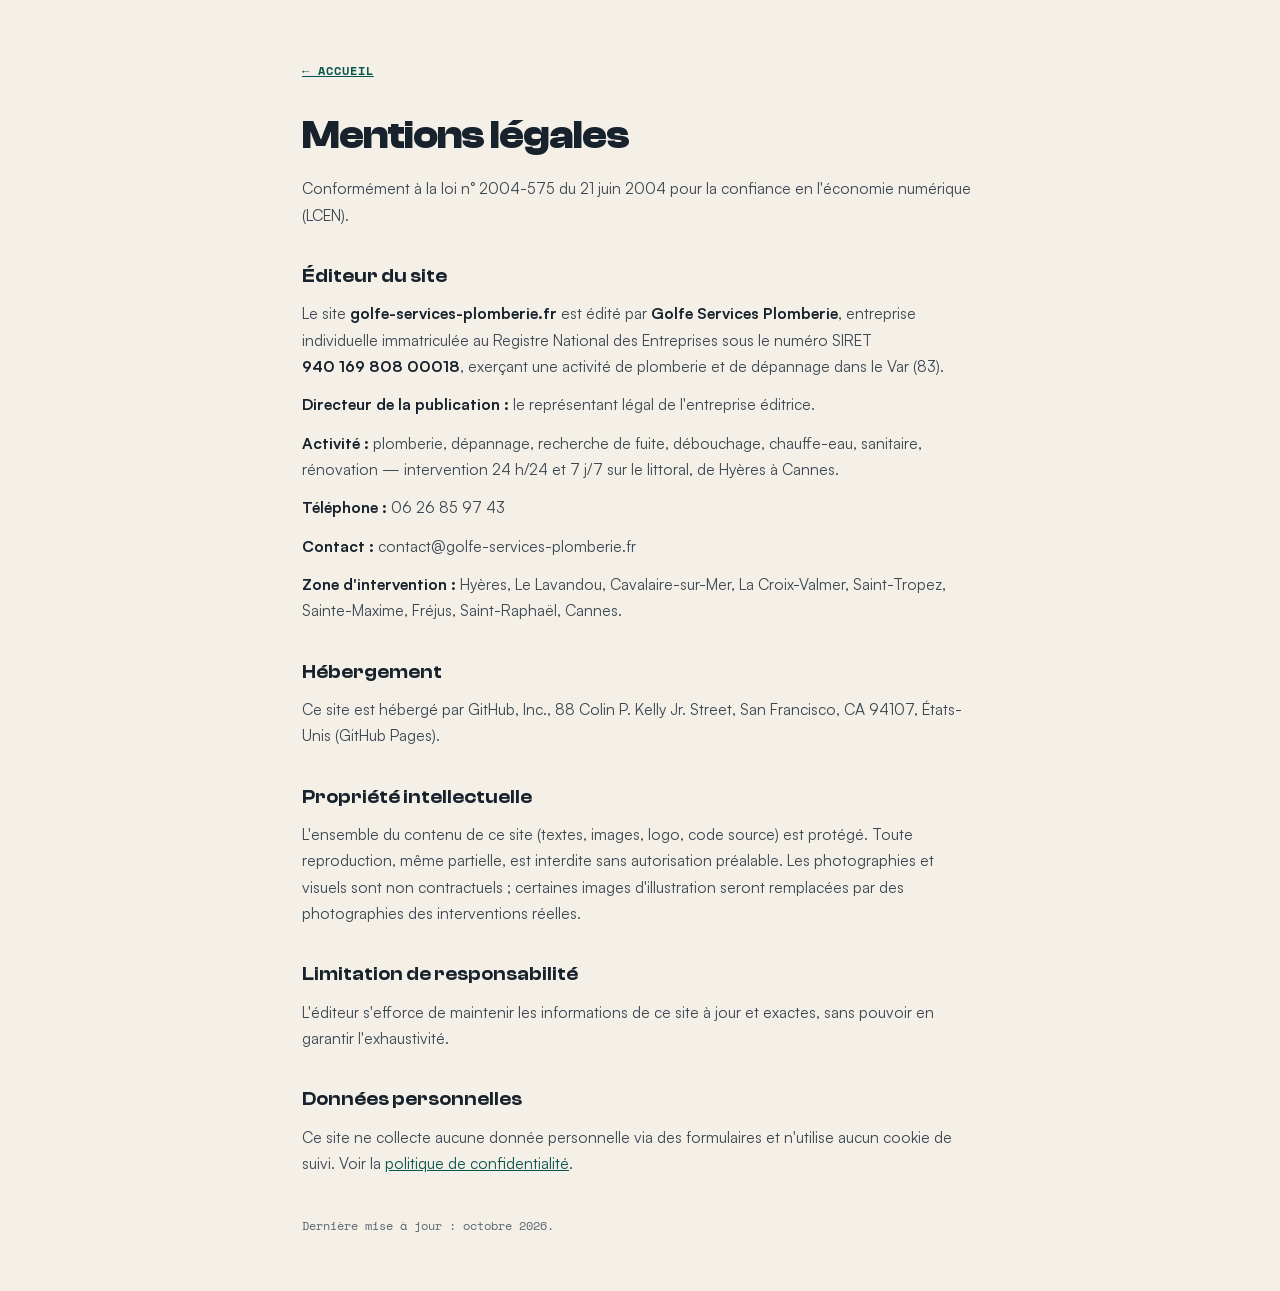
<file: mentions-legales.html>
<!DOCTYPE html>
<html lang="fr">
<head>
<meta charset="UTF-8">
<meta name="viewport" content="width=device-width, initial-scale=1.0">
<meta name="robots" content="noindex, nofollow">
<title>Mentions légales — Golfe Services Plomberie</title>
<link rel="icon" href="favicon.svg" type="image/svg+xml">
<link rel="stylesheet" href="fonts/fontes.css">
<link rel="stylesheet" href="assets/couches/polices/polices.css">
<style>
  :root{--paper:#f4f0e8;--ink:#17222c;--ink2:#3b4751;--soft:#5a6670;--accent:#0a544e;--line:#ddd6c8}
  *{margin:0;box-sizing:border-box}
  body{font-family:'Satoshi',system-ui,sans-serif;background:var(--paper);color:var(--ink2);line-height:1.7;padding:56px 22px;max-width:720px;margin:0 auto}
  a{color:var(--accent)}
  .back{font:700 12px/1 'Space Mono',monospace;letter-spacing:.08em;text-transform:uppercase;color:var(--accent)}
  h1{font-family:'Clash Display',sans-serif;font-weight:700;font-size:clamp(28px,5vw,40px);color:var(--ink);margin:18px 0 6px;letter-spacing:-.02em}
  h2{font-family:'Clash Display',sans-serif;font-weight:600;font-size:19px;color:var(--ink);margin-top:32px;margin-bottom:8px}
  p{margin-bottom:12px;font-size:15.5px}
  strong{color:var(--ink)}
  small{display:block;margin-top:40px;color:var(--soft);font:400 12px/1.6 'Space Mono',monospace}
</style>
</head>
<body>
<main>
<a class="back" href="/">← Accueil</a>
<h1>Mentions légales</h1>
<p>Conformément à la loi n° 2004-575 du 21 juin 2004 pour la confiance en l'économie numérique (LCEN).</p>

<h2>Éditeur du site</h2>
<p>Le site <strong>golfe-services-plomberie.fr</strong> est édité par <strong>Golfe Services Plomberie</strong>, entreprise individuelle immatriculée au Registre National des Entreprises sous le numéro SIRET <strong>940&nbsp;169&nbsp;808&nbsp;00018</strong>, exerçant une activité de plomberie et de dépannage dans le Var (83).</p>
<p><strong>Directeur de la publication :</strong> le représentant légal de l'entreprise éditrice.</p>
<p><strong>Activité :</strong> plomberie, dépannage, recherche de fuite, débouchage, chauffe-eau, sanitaire, rénovation — intervention 24 h/24 et 7 j/7 sur le littoral, de Hyères à Cannes.</p>
<p><strong>Téléphone :</strong> 06 26 85 97 43</p>
<p><strong>Contact :</strong> contact@golfe-services-plomberie.fr</p>
<p><strong>Zone d'intervention :</strong> Hyères, Le Lavandou, Cavalaire-sur-Mer, La Croix-Valmer, Saint-Tropez, Sainte-Maxime, Fréjus, Saint-Raphaël, Cannes.</p>

<h2>Hébergement</h2>
<p>Ce site est hébergé par GitHub, Inc., 88 Colin P. Kelly Jr. Street, San Francisco, CA 94107, États-Unis (GitHub Pages).</p>

<h2>Propriété intellectuelle</h2>
<p>L'ensemble du contenu de ce site (textes, images, logo, code source) est protégé. Toute reproduction, même partielle, est interdite sans autorisation préalable. Les photographies et visuels sont non contractuels ; certaines images d'illustration seront remplacées par des photographies des interventions réelles.</p>

<h2>Limitation de responsabilité</h2>
<p>L'éditeur s'efforce de maintenir les informations de ce site à jour et exactes, sans pouvoir en garantir l'exhaustivité.</p>

<h2>Données personnelles</h2>
<p>Ce site ne collecte aucune donnée personnelle via des formulaires et n'utilise aucun cookie de suivi. Voir la <a href="confidentialite.html">politique de confidentialité</a>.</p>

<small>Dernière mise à jour : octobre 2026.</small>
</main>
</body>
</html>
</file>
<file: fonts/fontes.css>
/* Polices auto-hébergées — Golfe Services Plomberie
   Clash Display (titres) + Satoshi (texte). Aucun CDN : seul le woff2 local est servi,
   conforme à la CSP font-src 'self'. Fontshare / Indian Type Foundry, licence gratuite. */

/* ---- Clash Display ---- */
@font-face{
  font-family:'Clash Display';
  src:url('JTSL5QESUXATU47LCPUNHZQBDDIWDOSW.woff2') format('woff2');
  font-weight:500;font-style:normal;font-display:swap;
}
@font-face{
  font-family:'Clash Display';
  src:url('Z3MGHFHX6DCTLQ55LJYRJ5MDCZPMFZU6.woff2') format('woff2');
  font-weight:600;font-style:normal;font-display:swap;
}
@font-face{
  font-family:'Clash Display';
  src:url('53RZKGODFYDW3QHTIL7IPOWTBCSUEZK7.woff2') format('woff2');
  font-weight:700;font-style:normal;font-display:swap;
}

/* ---- Satoshi ---- */
@font-face{
  font-family:'Satoshi';
  src:url('KFIAZD4RUMEZIYV6FQ3T3GP5PDBDB6JY.woff2') format('woff2');
  font-weight:400;font-style:normal;font-display:swap;
}
@font-face{
  font-family:'Satoshi';
  src:url('7AHDUZ4A7LFLVFUIFSARGIWCRQJHISQP.woff2') format('woff2');
  font-weight:500;font-style:normal;font-display:swap;
}
@font-face{
  font-family:'Satoshi';
  src:url('GHM6WVH6MILNYOOCXHXB5GTSGNTMGXZR.woff2') format('woff2');
  font-weight:700;font-style:normal;font-display:swap;
}
</file>
<file: assets/couches/polices/polices.css>
@font-face{font-family:'Space Mono';font-weight:400;font-display:swap;src:url(spacemono-400.woff2) format('woff2')}
@font-face{font-family:'Space Mono';font-weight:700;font-display:swap;src:url(spacemono-700.woff2) format('woff2')}
</file>
<file: assets/couches/maquette-territoire/couche.css>
/* style:debut */
.c-maquette-territoire{
  --fond:#f4f0e8;
  --surface:#ffffff;
  --encre:#17222c;
  --encre-douce:#596570;
  --accent:#0e7c74;
  --sur-accent:#ffffff;
  --signal:#13a79a;
  --focus:#0e7c74;
  --police-titre:'Clash Display',system-ui,sans-serif;
  --police-texte:'Satoshi',system-ui,sans-serif;
  --police-repere:'Space Mono',ui-monospace,monospace;
  --accent-2:#4f9fb8;
}
/* style:fin */

/* ---------- socle ---------- */
.c-maquette-territoire{container-type:inline-size; color:var(--encre); font-family:var(--police-texte); line-height:1.5}
.c-maquette-territoire *,.c-maquette-territoire *::before{box-sizing:border-box}
.c-maquette-territoire .mt-cadre{position:relative; display:grid; gap:14px}

/* ---------- la maquette : toile WebGL transparente sur un fond de table (CSS) ---------- */
.c-maquette-territoire .mt-scene{
  position:relative; overflow:hidden; border-radius:18px;
  height:clamp(330px,96cqi,540px);
  background:
    radial-gradient(62% 58% at 40% 48%, color-mix(in srgb,var(--surface),var(--encre) 6%) 0, transparent 74%),
    radial-gradient(130% 110% at 50% 105%, color-mix(in srgb,var(--fond) 86%,#000) 0, var(--fond) 62%);
}
.c-maquette-territoire .mt-repli{
  position:absolute; inset:0;
  background:url(media/repli.webp) 50% 50%/contain no-repeat;
  opacity:0; animation:c-maquette-territoire-repli 600ms ease-out 1400ms forwards;
}
.c-maquette-territoire[data-echelle="secteur"] .mt-repli{background-image:url(media/repli-secteur.webp)}
@keyframes c-maquette-territoire-repli{to{opacity:1}}
/* Le module a démarré : repli caché ; sans WebGL ou contexte perdu : repli tout de suite. */
.c-maquette-territoire.est-attente .mt-repli,.c-maquette-territoire.est-3d .mt-repli{animation:none; opacity:0}
.c-maquette-territoire.est-repli .mt-repli{animation:none; opacity:1}
.c-maquette-territoire .mt-toile{position:absolute; inset:0; width:100%; height:100%; display:block; opacity:0; transition:opacity 700ms cubic-bezier(.2,.7,.1,1)}
.c-maquette-territoire.est-3d .mt-toile{opacity:1}
.c-maquette-territoire.est-repli .mt-toile,.c-maquette-territoire.est-repli .mt-etiquettes{opacity:0; visibility:hidden}
.c-maquette-territoire .mt-scene.est-survol{cursor:pointer}

/* ---------- étiquettes HTML posées sur la maquette (la liste reste l'interface) ---------- */
.c-maquette-territoire .mt-etiquettes{position:absolute; inset:0; pointer-events:none; z-index:1}
.c-maquette-territoire .mt-etiquette{
  position:absolute; left:0; top:0; display:inline-flex; align-items:center; gap:6px;
  padding:3px 10px 4px; border-radius:999px; white-space:nowrap; pointer-events:none; cursor:pointer;
  font:600 13px/1.2 var(--police-texte); color:var(--encre);
  background:color-mix(in srgb,var(--surface) 94%,transparent);
  border:1px solid color-mix(in srgb,var(--encre) 20%,transparent);
  box-shadow:0 6px 16px -8px color-mix(in srgb,#000 70%,transparent);
  opacity:0; visibility:hidden; transition:opacity 280ms ease-out, visibility 0s 280ms, border-color 200ms, box-shadow 200ms;
}
.c-maquette-territoire .mt-etiquette.est-visible{opacity:1; visibility:visible; pointer-events:auto; transition:opacity 280ms ease-out, visibility 0s, border-color 200ms, box-shadow 200ms}
.c-maquette-territoire .mt-fil{
  position:absolute; left:0; top:0; width:1px; height:1px; transform-origin:0 50%; pointer-events:none;
  background:color-mix(in srgb,var(--encre) 55%,transparent); opacity:0; transition:opacity 200ms;
}
.c-maquette-territoire .mt-fil.est-visible{opacity:1}
.c-maquette-territoire .mt-etiquette.est-base{background:var(--encre); color:var(--fond); border-color:var(--encre); font-weight:700; pointer-events:none; cursor:default}
.c-maquette-territoire .mt-e-role{font:700 9.5px/1 var(--police-repere); letter-spacing:.08em; text-transform:uppercase}
.c-maquette-territoire .mt-etiquette.est-base::before{width:7px; height:7px; background:var(--accent)}
/* Pastille toujours présente : l'étiquette garde sa largeur quand elle s'allume (sinon elle glisse sous le curseur et clignote). */
.c-maquette-territoire .mt-etiquette::before{content:""; width:6px; height:6px; border-radius:50%; flex:none; background:color-mix(in srgb,var(--signal) 55%,var(--surface)); transition:background-color 200ms, box-shadow 200ms}
.c-maquette-territoire .mt-etiquette.est-active{border-color:var(--signal); box-shadow:0 0 0 1px var(--signal),0 8px 20px -8px color-mix(in srgb,#000 70%,transparent)}
.c-maquette-territoire .mt-etiquette.est-active::before{background:var(--signal); box-shadow:0 0 6px var(--signal)}

/* ---------- le panneau : points d'attache, liste (vrais boutons), phrase ---------- */
.c-maquette-territoire .mt-panneau{
  position:relative; z-index:2; padding:20px 18px 16px; border-radius:14px;
  background:var(--surface); border:1px solid color-mix(in srgb,var(--encre) 13%,transparent);
  box-shadow:0 24px 60px -32px color-mix(in srgb,#000 70%,transparent);
}
.c-maquette-territoire .mt-legende{margin:0; font-family:var(--police-repere); font-size:11px; font-weight:700; letter-spacing:.08em; text-transform:uppercase; line-height:1.6; color:var(--encre-douce)}
.c-maquette-territoire .mt-legende + .mt-liste,.c-maquette-territoire .mt-legende + .mt-bases{margin-top:10px}
.c-maquette-territoire .mt-bases{display:grid; gap:6px; margin:0 0 16px; padding:0; list-style:none}
.c-maquette-territoire .mt-base{display:flex; align-items:center; flex-wrap:wrap; gap:2px 10px; min-height:28px; font-weight:700; font-size:16px; line-height:1.25}
.c-maquette-territoire .mt-base::before{
  content:""; width:10px; height:10px; border-radius:50%; background:var(--accent); flex:none;
  box-shadow:0 0 0 4px color-mix(in srgb,var(--accent) 22%,transparent);
}
.c-maquette-territoire .mt-base-role{font-family:var(--police-repere); font-size:11px; font-weight:400; letter-spacing:.06em; text-transform:uppercase; color:var(--encre-douce)}
.c-maquette-territoire .mt-liste{display:flex; flex-wrap:wrap; gap:7px; margin:0; padding:0; list-style:none}
.c-maquette-territoire .mt-lieu{
  display:inline-flex; align-items:center; gap:8px; min-height:40px; padding:0 13px; margin:0;
  font:inherit; font-size:15px; font-weight:600; line-height:1.2; color:var(--encre); cursor:pointer;
  background:transparent; border:1px solid color-mix(in srgb,var(--encre) 46%,transparent); border-radius:999px; /* contour ≥ 3:1 (WCAG 1.4.11) */
  transition:border-color 200ms, background-color 200ms, color 200ms;
}
.c-maquette-territoire .mt-lieu::before{
  content:""; width:7px; height:7px; border-radius:50%; flex:none;
  background:color-mix(in srgb,var(--encre) 30%,transparent); transition:background-color 200ms, box-shadow 200ms;
}
.c-maquette-territoire .mt-lieu:hover,.c-maquette-territoire .mt-lieu.est-active{border-color:var(--accent)}
.c-maquette-territoire .mt-lieu.est-active::before{background:var(--signal); box-shadow:0 0 8px var(--signal)}
.c-maquette-territoire .mt-lieu[aria-pressed="true"]{background:var(--accent); border-color:var(--accent); color:var(--sur-accent)}
.c-maquette-territoire .mt-lieu[aria-pressed="true"]::before{background:var(--sur-accent); box-shadow:none}
.c-maquette-territoire .mt-lieu:disabled{cursor:not-allowed; opacity:.6}
.c-maquette-territoire .mt-lieu:focus-visible{outline:2px solid var(--focus,var(--accent)); outline-offset:3px}

.c-maquette-territoire .mt-phrase{
  margin:16px 0 0; padding-top:14px; min-height:5.6em;
  border-top:1px solid color-mix(in srgb,var(--encre) 14%,transparent);
  font-size:16.5px; line-height:1.5; color:var(--encre-douce); text-wrap:pretty;
}
.c-maquette-territoire .mt-p-nom{font-family:var(--police-titre); font-weight:700; color:var(--encre)}
.c-maquette-territoire .mt-p-km{font-family:var(--police-repere); font-weight:700; color:var(--accent); white-space:nowrap; font-variant-numeric:tabular-nums}
.c-maquette-territoire .mt-p-n{display:inline-block; min-width:1ch; text-align:right}
.c-maquette-territoire .mt-annonce{position:absolute; width:1px; height:1px; margin:-1px; padding:0; overflow:hidden; clip-path:inset(50%); white-space:nowrap; border:0}
.c-maquette-territoire .mt-note{margin:12px 0 0; font-family:var(--police-repere); font-size:12px; line-height:1.6; color:var(--encre-douce)}

/* ---------- large : le panneau flotte à droite de la maquette ---------- */
@container (min-width:960px){
  .c-maquette-territoire .mt-cadre{grid-template:minmax(0,1fr) / minmax(0,1fr)}
  .c-maquette-territoire .mt-scene,.c-maquette-territoire .mt-panneau{grid-area:1/1}
  .c-maquette-territoire .mt-scene{height:clamp(600px,52cqi,720px)}
  .c-maquette-territoire .mt-repli{background-position:8% 50%; background-size:auto 78%}
  .c-maquette-territoire .mt-panneau{justify-self:end; align-self:center; width:min(380px,33cqi); margin:24px; padding:24px 22px 18px}
}
/* Petit écran : la maquette entière, un peu moins haute que large. */
@container (max-width:520px){
  .c-maquette-territoire .mt-scene{height:clamp(290px,86cqi,440px); border-radius:14px}
  .c-maquette-territoire .mt-etiquette{font-size:11.5px; padding:2px 8px 3px}
  .c-maquette-territoire .mt-e-role{display:none}
  .c-maquette-territoire .mt-panneau{padding:18px 14px 14px}
}

@media (prefers-reduced-motion:reduce){
  .c-maquette-territoire .mt-repli{animation-duration:1ms}
  .c-maquette-territoire .mt-toile,.c-maquette-territoire .mt-lieu,.c-maquette-territoire .mt-lieu::before,.c-maquette-territoire .mt-etiquette,.c-maquette-territoire .mt-fil{transition:none}
}
</file>
